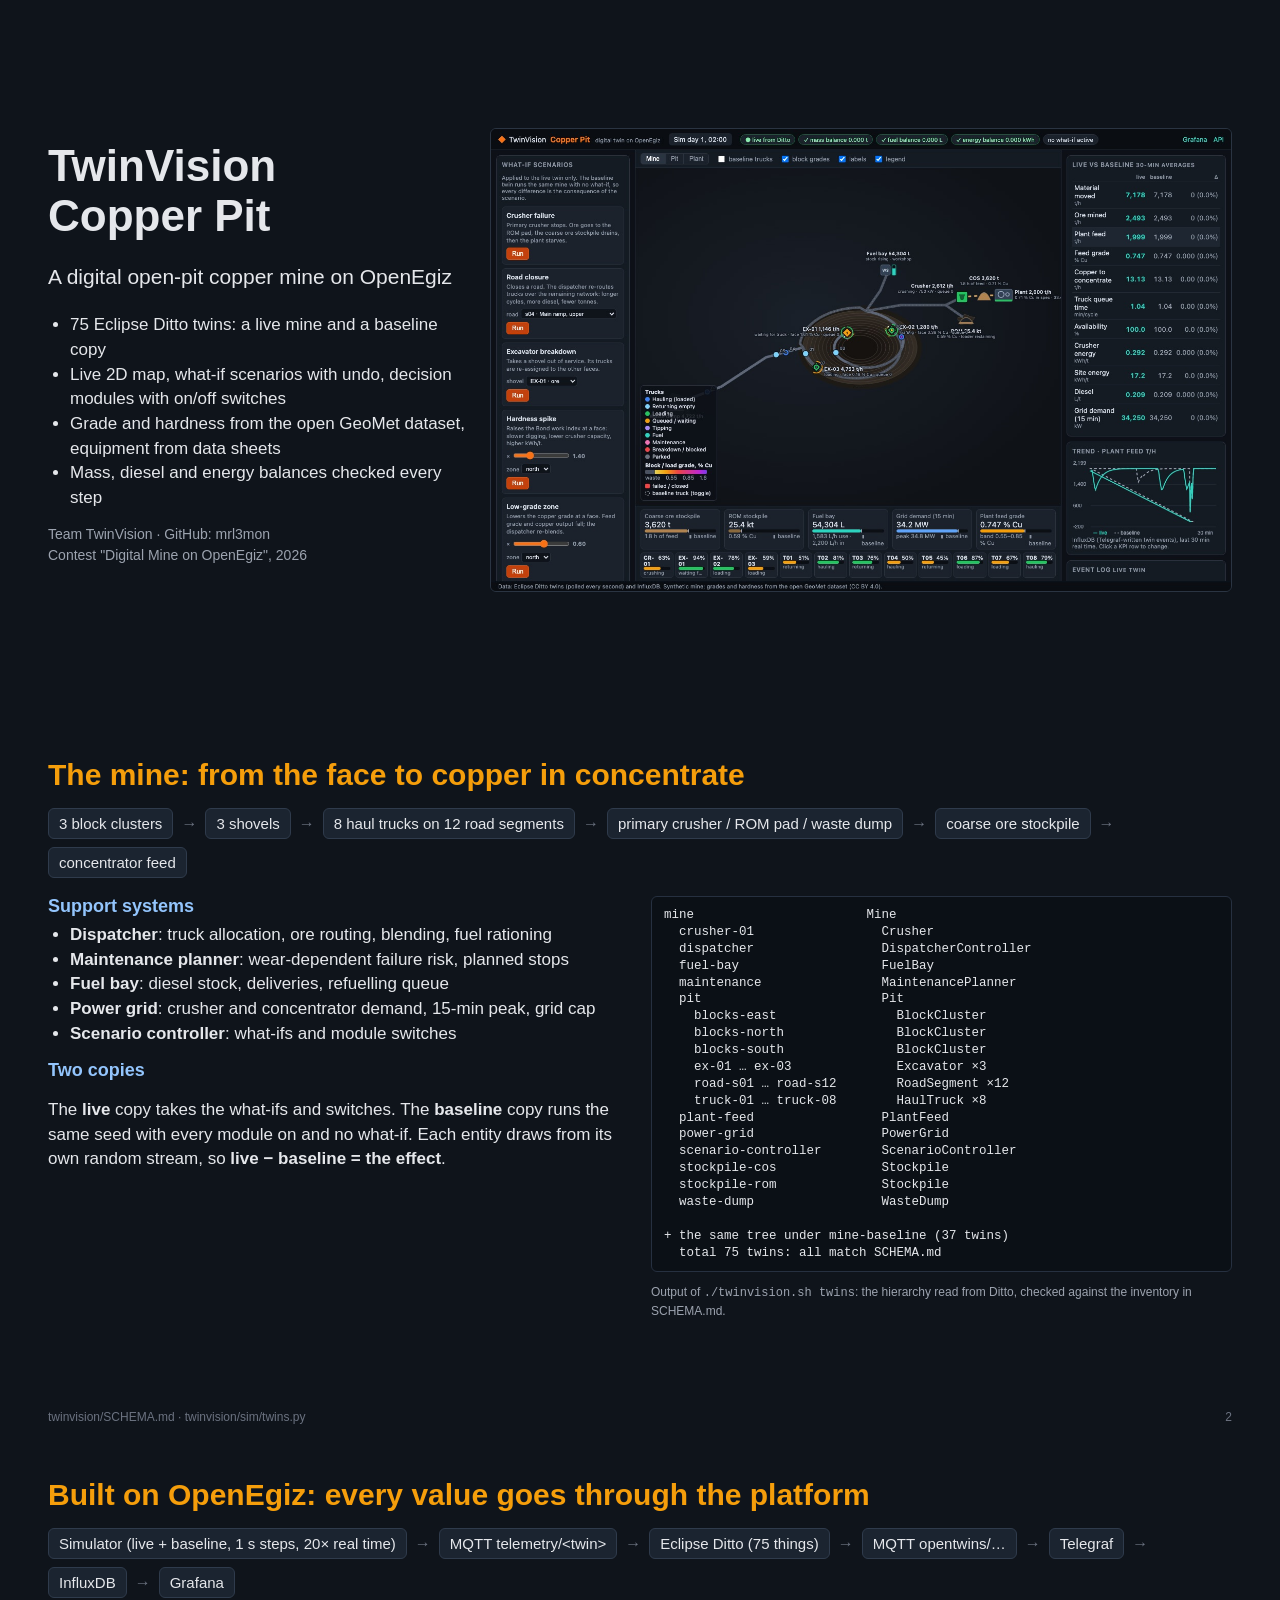
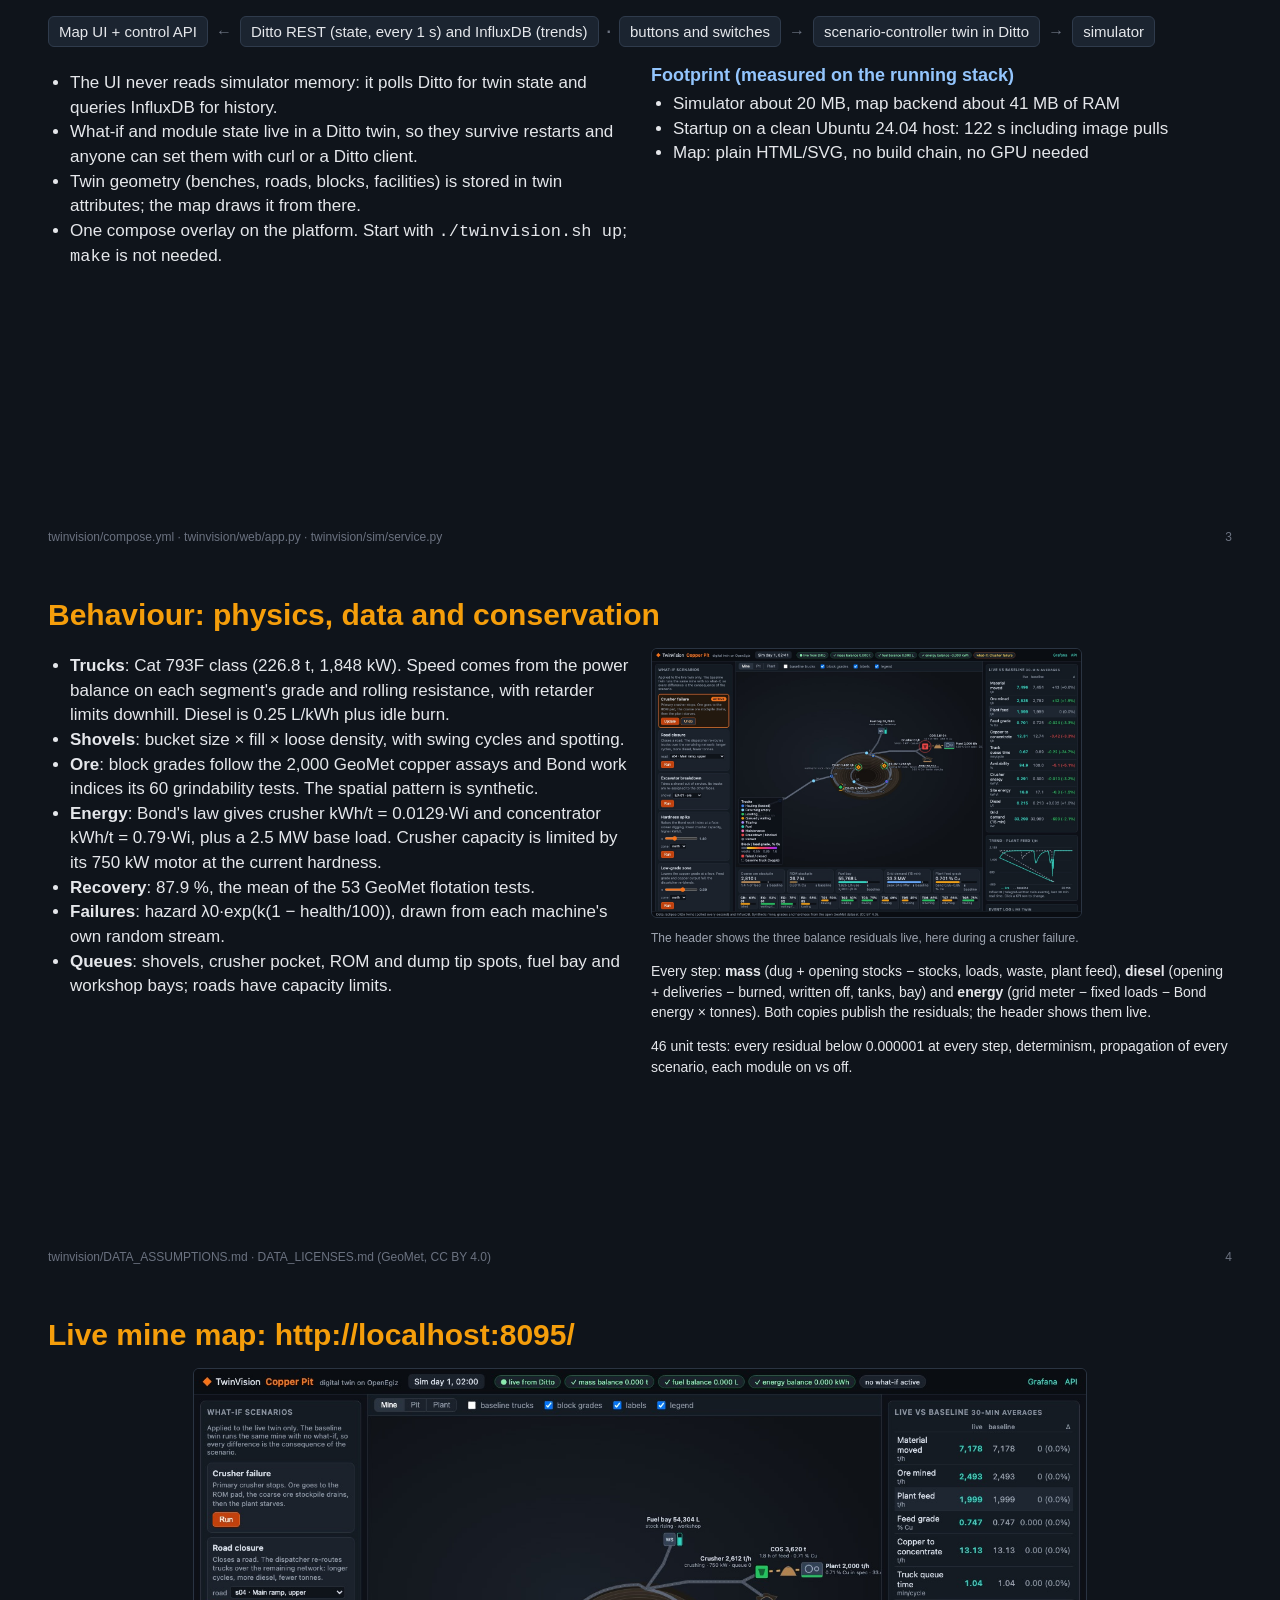
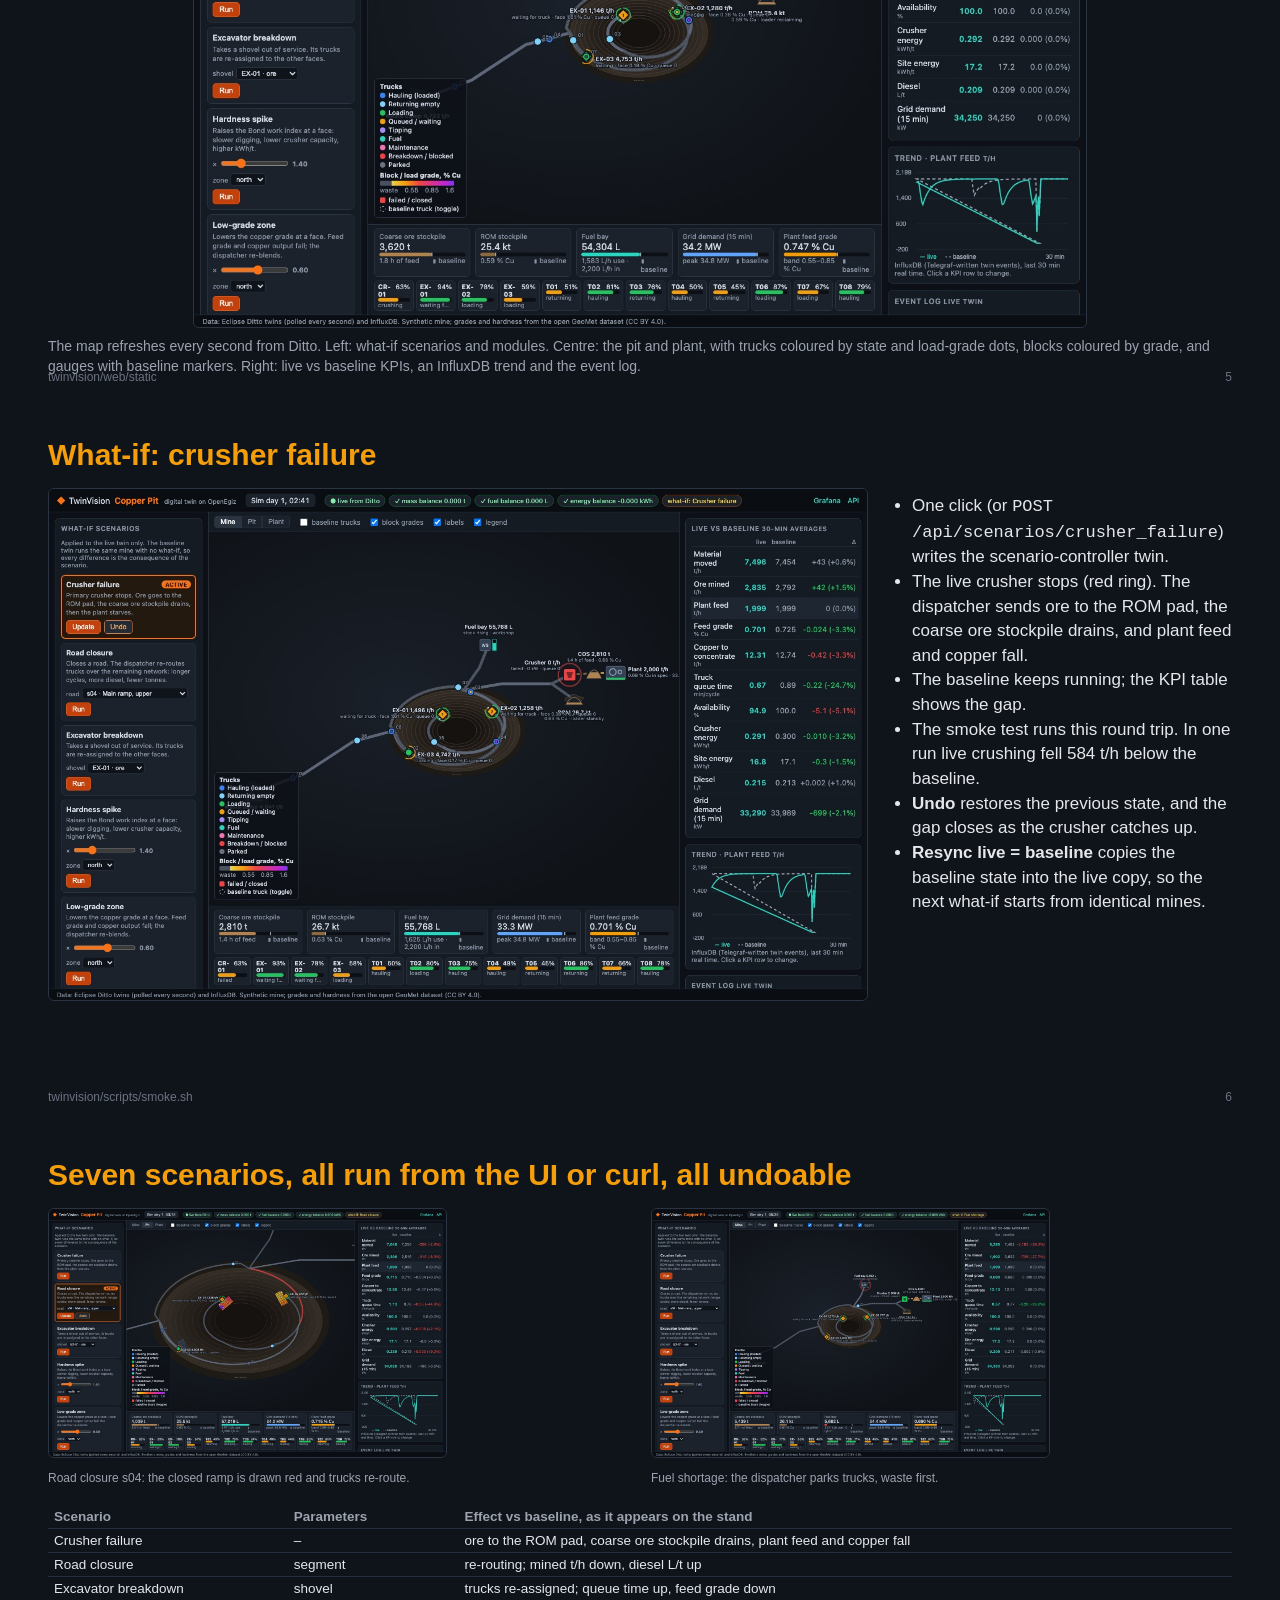
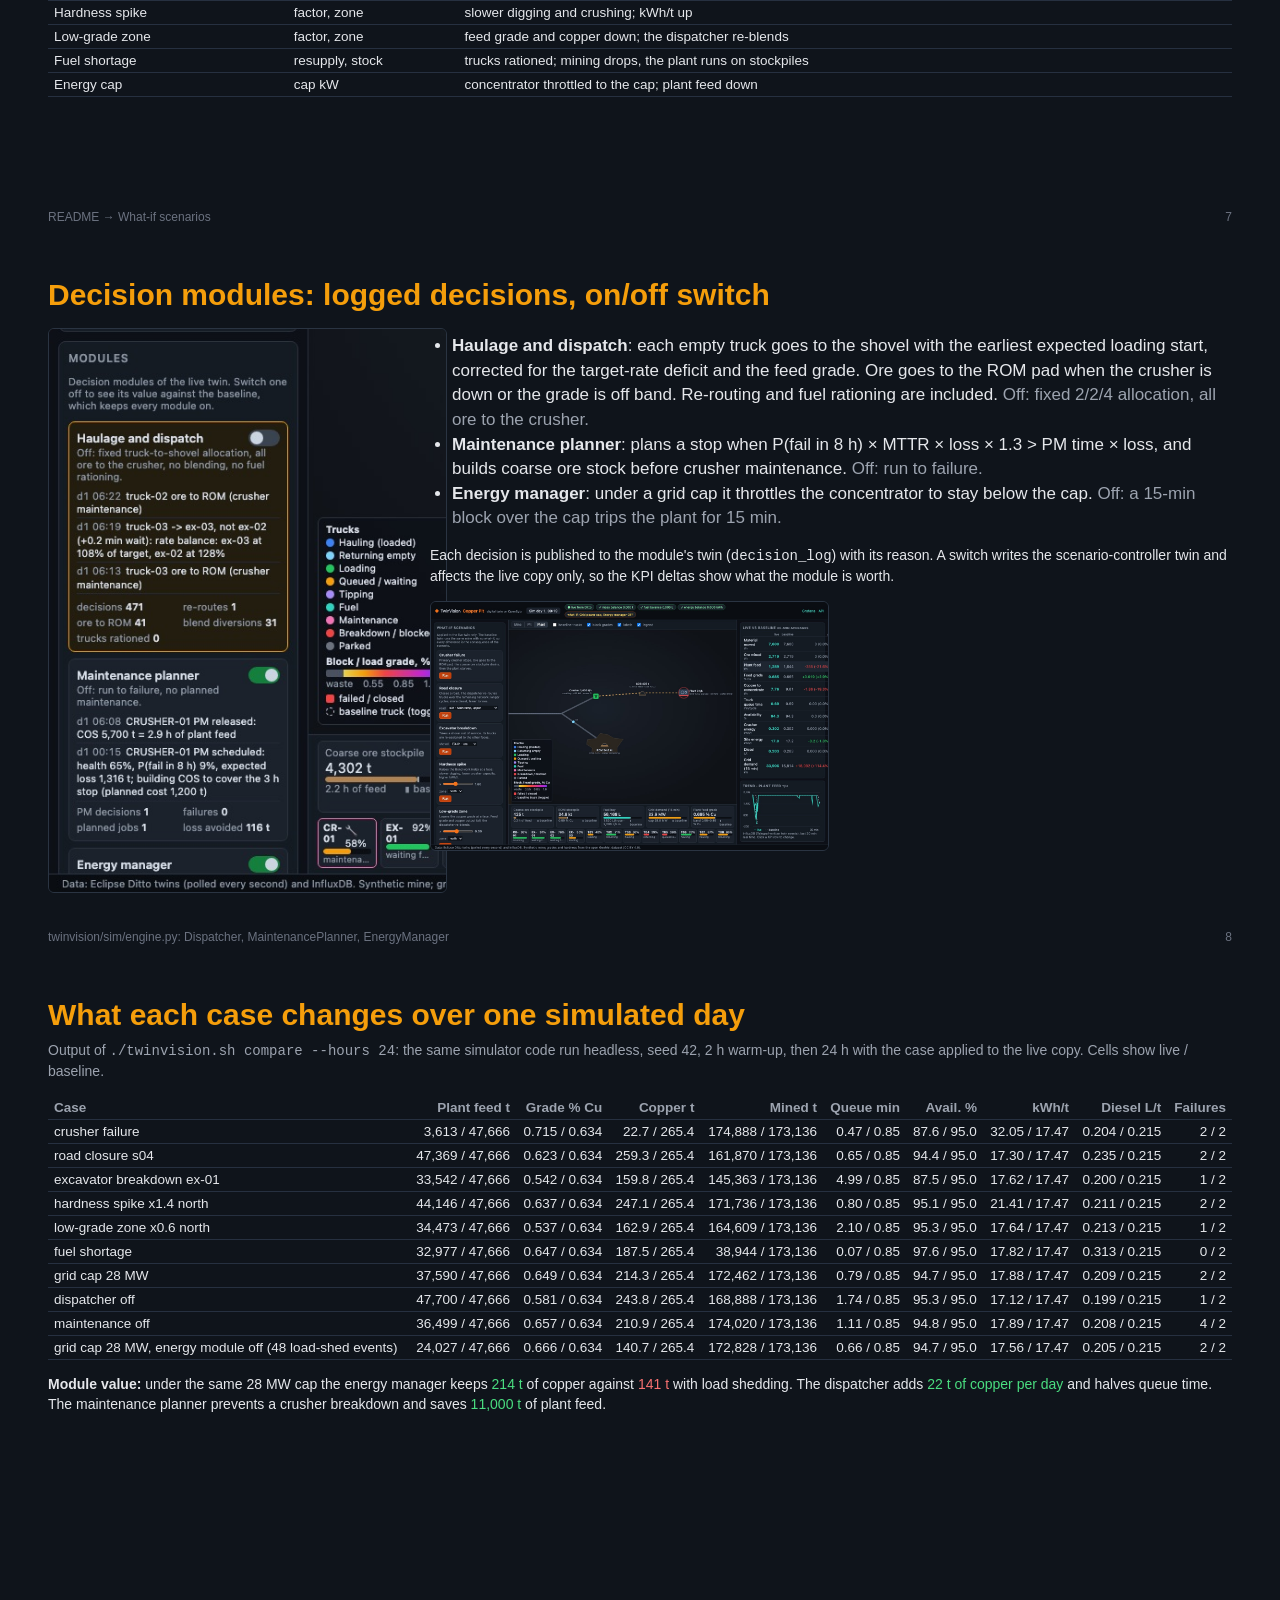
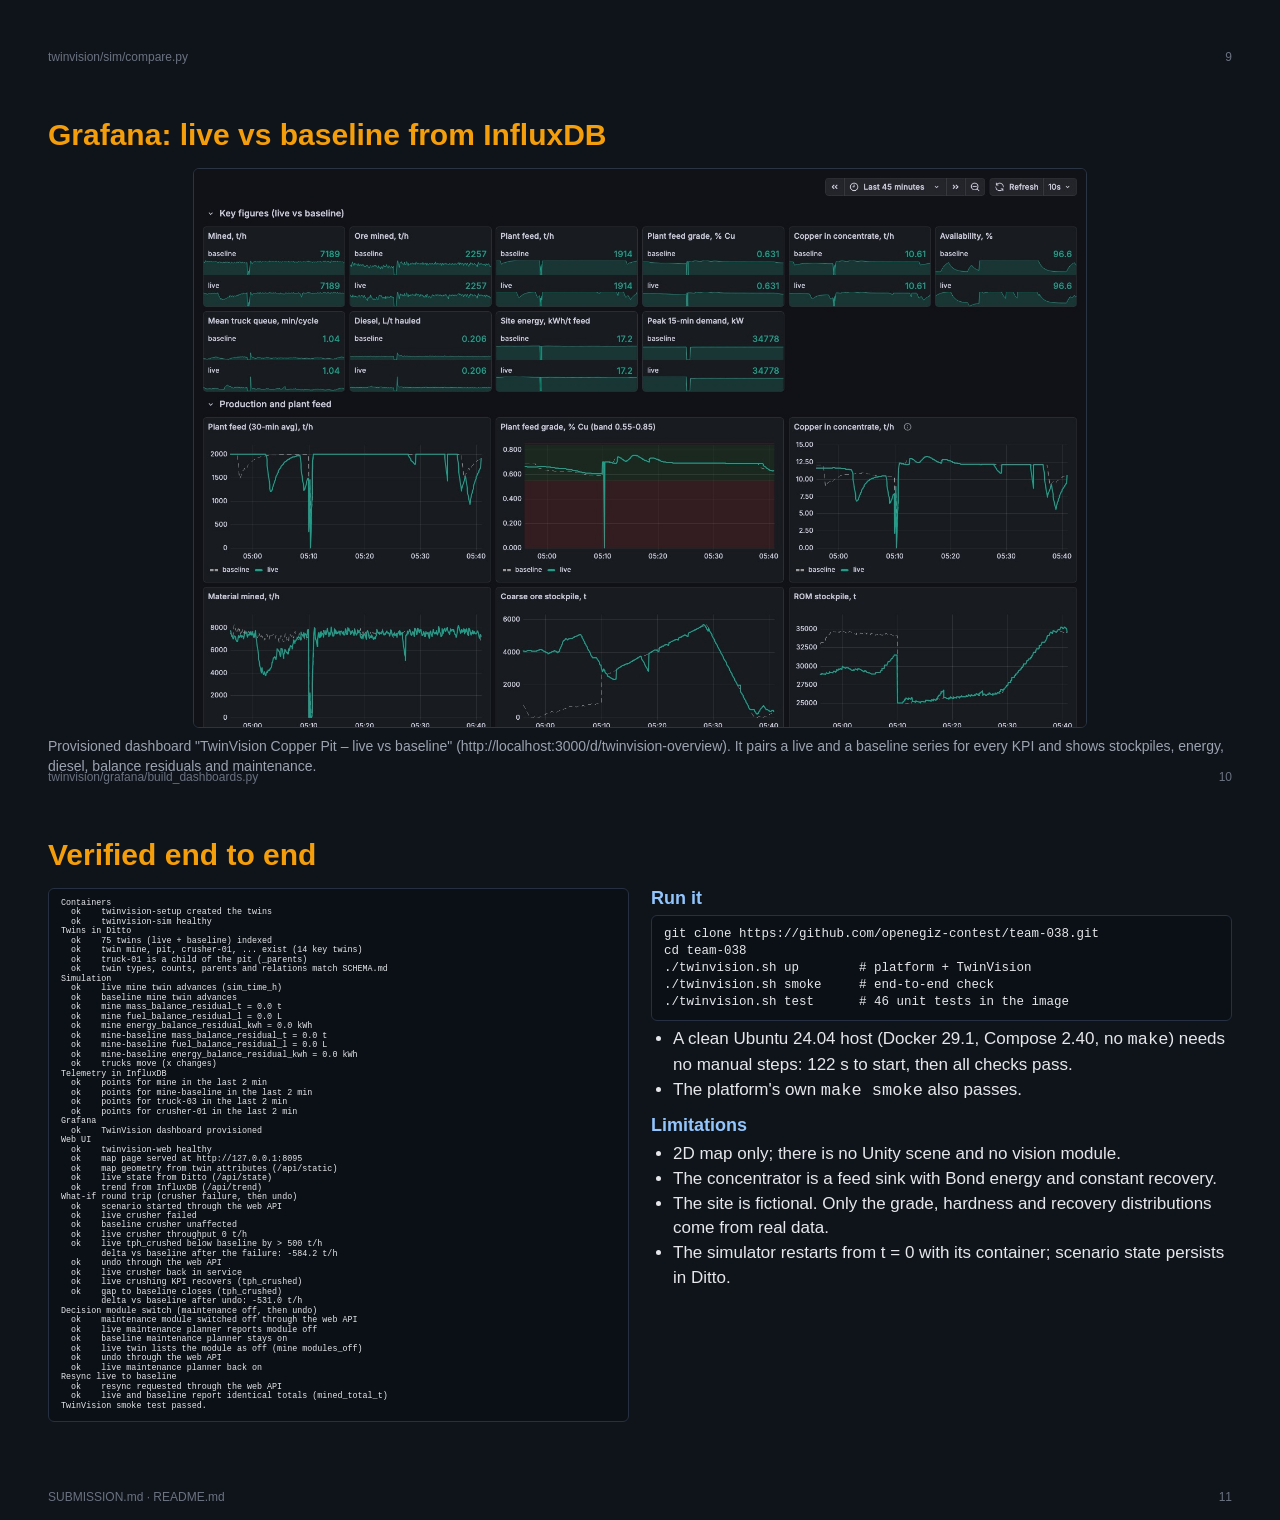
<file: twinvision/presentation/deck.html>
<!doctype html>
<html lang="en">
<head>
<meta charset="utf-8">
<title>TwinVision Copper Pit</title>
<style>
  @page { size: 1280px 720px; margin: 0; }
  * { box-sizing: border-box; }
  body { margin: 0; font-family: -apple-system, "Segoe UI", Roboto, Helvetica, Arial, sans-serif; background: #0f141b; color: #e5e7eb; }
  .s { width: 1280px; height: 720px; padding: 38px 48px; position: relative; overflow: hidden; page-break-after: always; background: #0f141b; }
  h1 { font-size: 44px; margin: 0 0 10px; }
  h2 { font-size: 30px; margin: 0 0 16px; color: #f59e0b; }
  h3 { font-size: 18px; margin: 0 0 6px; color: #93c5fd; }
  p, li { font-size: 17px; line-height: 1.45; }
  ul { margin: 6px 0; padding-left: 22px; }
  .muted { color: #9ca3af; }
  .small { font-size: 14px; }
  .tiny { font-size: 12px; }
  .row { display: flex; gap: 22px; }
  .col { flex: 1; min-width: 0; }
  img.shot { width: 100%; border: 1px solid #2a3442; border-radius: 6px; display: block; }
  .foot { position: absolute; left: 48px; right: 48px; bottom: 16px; font-size: 12px; color: #6b7280; display: flex; justify-content: space-between; }
  table { border-collapse: collapse; width: 100%; font-size: 13.5px; }
  th, td { border-bottom: 1px solid #263040; padding: 4px 6px; text-align: right; }
  th:first-child, td:first-child { text-align: left; }
  th { color: #9ca3af; font-weight: 600; }
  .good { color: #4ade80; } .bad { color: #f87171; }
  .chain { display: flex; align-items: center; gap: 8px; flex-wrap: wrap; margin: 10px 0 18px; }
  .chain span { background: #1b2430; border: 1px solid #2f3b4c; border-radius: 6px; padding: 6px 10px; font-size: 15px; }
  .chain b { color: #6b7280; }
  pre { background: #0b1016; border: 1px solid #263040; border-radius: 6px; padding: 10px 12px; font-size: 12.5px; line-height: 1.35; margin: 0; white-space: pre; overflow: hidden; }
  .tag { display: inline-block; font-size: 12px; padding: 1px 7px; border-radius: 9px; background: #1e3a5f; color: #bfdbfe; margin-right: 4px; }
</style>
</head>
<body>

<!-- 1 -->
<section class="s">
  <div class="row" style="align-items:center; height: 100%;">
    <div style="flex: 0 0 420px;">
      <h1>TwinVision<br>Copper Pit</h1>
      <p style="font-size:21px">A digital open-pit copper mine on OpenEgiz</p>
      <ul class="small">
        <li>75 Eclipse Ditto twins: a live mine and a baseline copy</li>
        <li>Live 2D map, what-if scenarios with undo, decision modules with on/off switches</li>
        <li>Grade and hardness from the open GeoMet dataset, equipment from data sheets</li>
        <li>Mass, diesel and energy balances checked every step</li>
      </ul>
      <p class="muted small">Team TwinVision · GitHub: mrl3mon<br>Contest "Digital Mine on OpenEgiz", 2026</p>
    </div>
    <div class="col"><img class="shot" src="img/map.jpg"></div>
  </div>
</section>

<!-- 2 -->
<section class="s">
  <h2>The mine: from the face to copper in concentrate</h2>
  <div class="chain">
    <span>3 block clusters</span><b>→</b><span>3 shovels</span><b>→</b><span>8 haul trucks on 12 road segments</span><b>→</b>
    <span>primary crusher / ROM pad / waste dump</span><b>→</b><span>coarse ore stockpile</span><b>→</b><span>concentrator feed</span>
  </div>
  <div class="row">
    <div class="col">
      <h3>Support systems</h3>
      <ul>
        <li><b>Dispatcher</b>: truck allocation, ore routing, blending, fuel rationing</li>
        <li><b>Maintenance planner</b>: wear-dependent failure risk, planned stops</li>
        <li><b>Fuel bay</b>: diesel stock, deliveries, refuelling queue</li>
        <li><b>Power grid</b>: crusher and concentrator demand, 15-min peak, grid cap</li>
        <li><b>Scenario controller</b>: what-ifs and module switches</li>
      </ul>
      <h3 style="margin-top:14px">Two copies</h3>
      <p>The <b>live</b> copy takes the what-ifs and switches. The <b>baseline</b> copy runs the same seed with every module on and no what-if. Each entity draws from its own random stream, so <b>live − baseline = the effect</b>.</p>
    </div>
    <div class="col">
      <pre id="tree">mine                       Mine
  crusher-01                 Crusher
  dispatcher                 DispatcherController
  fuel-bay                   FuelBay
  maintenance                MaintenancePlanner
  pit                        Pit
    blocks-east                BlockCluster
    blocks-north               BlockCluster
    blocks-south               BlockCluster
    ex-01 … ex-03              Excavator ×3
    road-s01 … road-s12        RoadSegment ×12
    truck-01 … truck-08        HaulTruck ×8
  plant-feed                 PlantFeed
  power-grid                 PowerGrid
  scenario-controller        ScenarioController
  stockpile-cos              Stockpile
  stockpile-rom              Stockpile
  waste-dump                 WasteDump

+ the same tree under mine-baseline (37 twins)
  total 75 twins: all match SCHEMA.md</pre>
      <p class="tiny muted">Output of <code>./twinvision.sh twins</code>: the hierarchy read from Ditto, checked against the inventory in SCHEMA.md.</p>
    </div>
  </div>
  <div class="foot"><span>twinvision/SCHEMA.md · twinvision/sim/twins.py</span><span>2</span></div>
</section>

<!-- 3 -->
<section class="s">
  <h2>Built on OpenEgiz: every value goes through the platform</h2>
  <div class="chain">
    <span>Simulator (live + baseline, 1 s steps, 20× real time)</span><b>→</b><span>MQTT telemetry/&lt;twin&gt;</span><b>→</b>
    <span>Eclipse Ditto (75 things)</span><b>→</b><span>MQTT opentwins/…</span><b>→</b><span>Telegraf</span><b>→</b><span>InfluxDB</span><b>→</b><span>Grafana</span>
  </div>
  <div class="chain">
    <span>Map UI + control API</span><b>←</b><span>Ditto REST (state, every 1 s) and InfluxDB (trends)</span>
    <b>·</b><span>buttons and switches</span><b>→</b><span>scenario-controller twin in Ditto</span><b>→</b><span>simulator</span>
  </div>
  <div class="row">
    <div class="col">
      <ul>
        <li>The UI never reads simulator memory: it polls Ditto for twin state and queries InfluxDB for history.</li>
        <li>What-if and module state live in a Ditto twin, so they survive restarts and anyone can set them with curl or a Ditto client.</li>
        <li>Twin geometry (benches, roads, blocks, facilities) is stored in twin attributes; the map draws it from there.</li>
        <li>One compose overlay on the platform. Start with <code>./twinvision.sh up</code>; <code>make</code> is not needed.</li>
      </ul>
    </div>
    <div class="col">
      <h3>Footprint (measured on the running stack)</h3>
      <ul class="small">
        <li>Simulator about 20 MB, map backend about 41 MB of RAM</li>
        <li>Startup on a clean Ubuntu 24.04 host: 122 s including image pulls</li>
        <li>Map: plain HTML/SVG, no build chain, no GPU needed</li>
      </ul>
    </div>
  </div>
  <div class="foot"><span>twinvision/compose.yml · twinvision/web/app.py · twinvision/sim/service.py</span><span>3</span></div>
</section>

<!-- 4 -->
<section class="s">
  <h2>Behaviour: physics, data and conservation</h2>
  <div class="row">
    <div class="col">
      <ul class="small">
        <li><b>Trucks</b>: Cat 793F class (226.8 t, 1,848 kW). Speed comes from the power balance on each segment's grade and rolling resistance, with retarder limits downhill. Diesel is 0.25 L/kWh plus idle burn.</li>
        <li><b>Shovels</b>: bucket size × fill × loose density, with swing cycles and spotting.</li>
        <li><b>Ore</b>: block grades follow the 2,000 GeoMet copper assays and Bond work indices its 60 grindability tests. The spatial pattern is synthetic.</li>
        <li><b>Energy</b>: Bond's law gives crusher kWh/t = 0.0129·Wi and concentrator kWh/t = 0.79·Wi, plus a 2.5 MW base load. Crusher capacity is limited by its 750 kW motor at the current hardness.</li>
        <li><b>Recovery</b>: 87.9 %, the mean of the 53 GeoMet flotation tests.</li>
        <li><b>Failures</b>: hazard λ0·exp(k(1 − health/100)), drawn from each machine's own random stream.</li>
        <li><b>Queues</b>: shovels, crusher pocket, ROM and dump tip spots, fuel bay and workshop bays; roads have capacity limits.</li>
      </ul>
    </div>
    <div class="col">
      <img class="shot" src="img/crusher.jpg" style="height:270px;width:auto"><p class="tiny muted">The header shows the three balance residuals live, here during a crusher failure.</p>
      <p class="small">Every step: <b>mass</b> (dug + opening stocks − stocks, loads, waste, plant feed), <b>diesel</b> (opening + deliveries − burned, written off, tanks, bay) and <b>energy</b> (grid meter − fixed loads − Bond energy × tonnes). Both copies publish the residuals; the header shows them live.</p>
      <p class="small">46 unit tests: every residual below 0.000001 at every step, determinism, propagation of every scenario, each module on vs off.</p>
    </div>
  </div>
  <div class="foot"><span>twinvision/DATA_ASSUMPTIONS.md · DATA_LICENSES.md (GeoMet, CC BY 4.0)</span><span>4</span></div>
</section>

<!-- 5 -->
<section class="s">
  <h2>Live mine map: http://localhost:8095/</h2>
  <img class="shot" src="img/map_full.jpg" style="height: 560px; width: auto; margin: 0 auto;">
  <p class="small muted" style="margin-top:8px">The map refreshes every second from Ditto. Left: what-if scenarios and modules. Centre: the pit and plant, with trucks coloured by state and load-grade dots, blocks coloured by grade, and gauges with baseline markers. Right: live vs baseline KPIs, an InfluxDB trend and the event log.</p>
  <div class="foot"><span>twinvision/web/static</span><span>5</span></div>
</section>

<!-- 6 -->
<section class="s">
  <h2>What-if: crusher failure</h2>
  <div class="row">
    <div class="col" style="flex: 0 0 820px;"><img class="shot" src="img/crusher.jpg"></div>
    <div class="col">
      <ul class="small">
        <li>One click (or <code>POST /api/scenarios/crusher_failure</code>) writes the scenario-controller twin.</li>
        <li>The live crusher stops (red ring). The dispatcher sends ore to the ROM pad, the coarse ore stockpile drains, and plant feed and copper fall.</li>
        <li>The baseline keeps running; the KPI table shows the gap.</li>
        <li>The smoke test runs this round trip. In one run live crushing fell 584 t/h below the baseline.</li>
        <li><b>Undo</b> restores the previous state, and the gap closes as the crusher catches up.</li>
        <li><b>Resync live = baseline</b> copies the baseline state into the live copy, so the next what-if starts from identical mines.</li>
      </ul>
    </div>
  </div>
  <div class="foot"><span>twinvision/scripts/smoke.sh</span><span>6</span></div>
</section>

<!-- 7 -->
<section class="s">
  <h2>Seven scenarios, all run from the UI or curl, all undoable</h2>
  <div class="row">
    <div class="col"><img class="shot" src="img/road.jpg" style="height:250px;width:auto"><p class="tiny muted">Road closure s04: the closed ramp is drawn red and trucks re-route.</p></div>
    <div class="col"><img class="shot" src="img/fuel.jpg" style="height:250px;width:auto"><p class="tiny muted">Fuel shortage: the dispatcher parks trucks, waste first.</p></div>
  </div>
  <table style="margin-top:6px">
    <tr><th>Scenario</th><th style="text-align:left">Parameters</th><th style="text-align:left">Effect vs baseline, as it appears on the stand</th></tr>
    <tr><td>Crusher failure</td><td style="text-align:left">–</td><td style="text-align:left">ore to the ROM pad, coarse ore stockpile drains, plant feed and copper fall</td></tr>
    <tr><td>Road closure</td><td style="text-align:left">segment</td><td style="text-align:left">re-routing; mined t/h down, diesel L/t up</td></tr>
    <tr><td>Excavator breakdown</td><td style="text-align:left">shovel</td><td style="text-align:left">trucks re-assigned; queue time up, feed grade down</td></tr>
    <tr><td>Hardness spike</td><td style="text-align:left">factor, zone</td><td style="text-align:left">slower digging and crushing; kWh/t up</td></tr>
    <tr><td>Low-grade zone</td><td style="text-align:left">factor, zone</td><td style="text-align:left">feed grade and copper down; the dispatcher re-blends</td></tr>
    <tr><td>Fuel shortage</td><td style="text-align:left">resupply, stock</td><td style="text-align:left">trucks rationed; mining drops, the plant runs on stockpiles</td></tr>
    <tr><td>Energy cap</td><td style="text-align:left">cap kW</td><td style="text-align:left">concentrator throttled to the cap; plant feed down</td></tr>
  </table>
  <div class="foot"><span>README → What-if scenarios</span><span>7</span></div>
</section>

<!-- 8 -->
<section class="s">
  <h2>Decision modules: logged decisions, on/off switch</h2>
  <div class="row">
    <div class="col" style="flex: 0 0 360px;"><img class="shot" src="img/modules.jpg" style="height:565px;width:auto"></div>
    <div class="col">
      <ul class="small">
        <li><b>Haulage and dispatch</b>: each empty truck goes to the shovel with the earliest expected loading start, corrected for the target-rate deficit and the feed grade. Ore goes to the ROM pad when the crusher is down or the grade is off band. Re-routing and fuel rationing are included. <span class="muted">Off: fixed 2/2/4 allocation, all ore to the crusher.</span></li>
        <li><b>Maintenance planner</b>: plans a stop when P(fail in 8 h) × MTTR × loss × 1.3 > PM time × loss, and builds coarse ore stock before crusher maintenance. <span class="muted">Off: run to failure.</span></li>
        <li><b>Energy manager</b>: under a grid cap it throttles the concentrator to stay below the cap. <span class="muted">Off: a 15-min block over the cap trips the plant for 15 min.</span></li>
      </ul>
      <p class="small">Each decision is published to the module's twin (<code>decision_log</code>) with its reason. A switch writes the scenario-controller twin and affects the live copy only, so the KPI deltas show what the module is worth.</p>
      <img class="shot" src="img/energy_off.jpg" style="margin-top:6px;height:250px;width:auto">
    </div>
  </div>
  <div class="foot"><span>twinvision/sim/engine.py: Dispatcher, MaintenancePlanner, EnergyManager</span><span>8</span></div>
</section>

<!-- 9 -->
<section class="s">
  <h2>What each case changes over one simulated day</h2>
  <p class="small muted" style="margin-top:-8px">Output of <code>./twinvision.sh compare --hours 24</code>: the same simulator code run headless, seed 42, 2 h warm-up, then 24 h with the case applied to the live copy. Cells show live / baseline.</p>
  <table>
<tr><th>Case</th><th>Plant feed t</th><th>Grade % Cu</th><th>Copper t</th><th>Mined t</th><th>Queue min</th><th>Avail. %</th><th>kWh/t</th><th>Diesel L/t</th><th>Failures</th></tr>
<tr><td>crusher failure</td><td>3,613 / 47,666</td><td>0.715 / 0.634</td><td>22.7 / 265.4</td><td>174,888 / 173,136</td><td>0.47 / 0.85</td><td>87.6 / 95.0</td><td>32.05 / 17.47</td><td>0.204 / 0.215</td><td>2 / 2</td></tr>
<tr><td>road closure s04</td><td>47,369 / 47,666</td><td>0.623 / 0.634</td><td>259.3 / 265.4</td><td>161,870 / 173,136</td><td>0.65 / 0.85</td><td>94.4 / 95.0</td><td>17.30 / 17.47</td><td>0.235 / 0.215</td><td>2 / 2</td></tr>
<tr><td>excavator breakdown ex-01</td><td>33,542 / 47,666</td><td>0.542 / 0.634</td><td>159.8 / 265.4</td><td>145,363 / 173,136</td><td>4.99 / 0.85</td><td>87.5 / 95.0</td><td>17.62 / 17.47</td><td>0.200 / 0.215</td><td>1 / 2</td></tr>
<tr><td>hardness spike x1.4 north</td><td>44,146 / 47,666</td><td>0.637 / 0.634</td><td>247.1 / 265.4</td><td>171,736 / 173,136</td><td>0.80 / 0.85</td><td>95.1 / 95.0</td><td>21.41 / 17.47</td><td>0.211 / 0.215</td><td>2 / 2</td></tr>
<tr><td>low-grade zone x0.6 north</td><td>34,473 / 47,666</td><td>0.537 / 0.634</td><td>162.9 / 265.4</td><td>164,609 / 173,136</td><td>2.10 / 0.85</td><td>95.3 / 95.0</td><td>17.64 / 17.47</td><td>0.213 / 0.215</td><td>1 / 2</td></tr>
<tr><td>fuel shortage</td><td>32,977 / 47,666</td><td>0.647 / 0.634</td><td>187.5 / 265.4</td><td>38,944 / 173,136</td><td>0.07 / 0.85</td><td>97.6 / 95.0</td><td>17.82 / 17.47</td><td>0.313 / 0.215</td><td>0 / 2</td></tr>
<tr><td>grid cap 28 MW</td><td>37,590 / 47,666</td><td>0.649 / 0.634</td><td>214.3 / 265.4</td><td>172,462 / 173,136</td><td>0.79 / 0.85</td><td>94.7 / 95.0</td><td>17.88 / 17.47</td><td>0.209 / 0.215</td><td>2 / 2</td></tr>
<tr><td>dispatcher off</td><td>47,700 / 47,666</td><td>0.581 / 0.634</td><td>243.8 / 265.4</td><td>168,888 / 173,136</td><td>1.74 / 0.85</td><td>95.3 / 95.0</td><td>17.12 / 17.47</td><td>0.199 / 0.215</td><td>1 / 2</td></tr>
<tr><td>maintenance off</td><td>36,499 / 47,666</td><td>0.657 / 0.634</td><td>210.9 / 265.4</td><td>174,020 / 173,136</td><td>1.11 / 0.85</td><td>94.8 / 95.0</td><td>17.89 / 17.47</td><td>0.208 / 0.215</td><td>4 / 2</td></tr>
<tr><td>grid cap 28 MW, energy module off (48 load-shed events)</td><td>24,027 / 47,666</td><td>0.666 / 0.634</td><td>140.7 / 265.4</td><td>172,828 / 173,136</td><td>0.66 / 0.85</td><td>94.7 / 95.0</td><td>17.56 / 17.47</td><td>0.205 / 0.215</td><td>2 / 2</td></tr>
</table>
  <p class="small"><b>Module value:</b> under the same 28 MW cap the energy manager keeps <span class="good">214 t</span> of copper against <span class="bad">141 t</span> with load shedding. The dispatcher adds <span class="good">22 t of copper per day</span> and halves queue time. The maintenance planner prevents a crusher breakdown and saves <span class="good">11,000 t</span> of plant feed.</p>
  <div class="foot"><span>twinvision/sim/compare.py</span><span>9</span></div>
</section>

<!-- 10 -->
<section class="s">
  <h2>Grafana: live vs baseline from InfluxDB</h2>
  <img class="shot" src="img/grafana.jpg" style="height: 560px; width: auto; margin: 0 auto;">
  <p class="small muted" style="margin-top:8px">Provisioned dashboard "TwinVision Copper Pit – live vs baseline" (http://localhost:3000/d/twinvision-overview). It pairs a live and a baseline series for every KPI and shows stockpiles, energy, diesel, balance residuals and maintenance.</p>
  <div class="foot"><span>twinvision/grafana/build_dashboards.py</span><span>10</span></div>
</section>

<!-- 11 -->
<section class="s">
  <h2>Verified end to end</h2>
  <div class="row">
    <div class="col"><pre style="font-size:8.4px;line-height:1.13">Containers
  ok    twinvision-setup created the twins
  ok    twinvision-sim healthy
Twins in Ditto
  ok    75 twins (live + baseline) indexed
  ok    twin mine, pit, crusher-01, ... exist (14 key twins)
  ok    truck-01 is a child of the pit (_parents)
  ok    twin types, counts, parents and relations match SCHEMA.md
Simulation
  ok    live mine twin advances (sim_time_h)
  ok    baseline mine twin advances
  ok    mine mass_balance_residual_t = 0.0 t
  ok    mine fuel_balance_residual_l = 0.0 L
  ok    mine energy_balance_residual_kwh = 0.0 kWh
  ok    mine-baseline mass_balance_residual_t = 0.0 t
  ok    mine-baseline fuel_balance_residual_l = 0.0 L
  ok    mine-baseline energy_balance_residual_kwh = 0.0 kWh
  ok    trucks move (x changes)
Telemetry in InfluxDB
  ok    points for mine in the last 2 min
  ok    points for mine-baseline in the last 2 min
  ok    points for truck-03 in the last 2 min
  ok    points for crusher-01 in the last 2 min
Grafana
  ok    TwinVision dashboard provisioned
Web UI
  ok    twinvision-web healthy
  ok    map page served at http://127.0.0.1:8095
  ok    map geometry from twin attributes (/api/static)
  ok    live state from Ditto (/api/state)
  ok    trend from InfluxDB (/api/trend)
What-if round trip (crusher failure, then undo)
  ok    scenario started through the web API
  ok    live crusher failed
  ok    baseline crusher unaffected
  ok    live crusher throughput 0 t/h
  ok    live tph_crushed below baseline by &gt; 500 t/h
        delta vs baseline after the failure: -584.2 t/h
  ok    undo through the web API
  ok    live crusher back in service
  ok    live crushing KPI recovers (tph_crushed)
  ok    gap to baseline closes (tph_crushed)
        delta vs baseline after undo: -531.0 t/h
Decision module switch (maintenance off, then undo)
  ok    maintenance module switched off through the web API
  ok    live maintenance planner reports module off
  ok    baseline maintenance planner stays on
  ok    live twin lists the module as off (mine modules_off)
  ok    undo through the web API
  ok    live maintenance planner back on
Resync live to baseline
  ok    resync requested through the web API
  ok    live and baseline report identical totals (mined_total_t)
TwinVision smoke test passed.</pre></div>
    <div class="col">
      <h3>Run it</h3>
      <pre>git clone https://github.com/openegiz-contest/team-038.git
cd team-038
./twinvision.sh up        # platform + TwinVision
./twinvision.sh smoke     # end-to-end check
./twinvision.sh test      # 46 unit tests in the image</pre>
      <ul class="small">
        <li>A clean Ubuntu 24.04 host (Docker 29.1, Compose 2.40, no <code>make</code>) needs no manual steps: 122 s to start, then all checks pass.</li>
        <li>The platform's own <code>make smoke</code> also passes.</li>
      </ul>
      <h3 style="margin-top:12px">Limitations</h3>
      <ul class="small">
        <li>2D map only; there is no Unity scene and no vision module.</li>
        <li>The concentrator is a feed sink with Bond energy and constant recovery.</li>
        <li>The site is fictional. Only the grade, hardness and recovery distributions come from real data.</li>
        <li>The simulator restarts from t = 0 with its container; scenario state persists in Ditto.</li>
      </ul>
    </div>
  </div>
  <div class="foot"><span>SUBMISSION.md · README.md</span><span>11</span></div>
</section>

</body>
</html>
</file>
